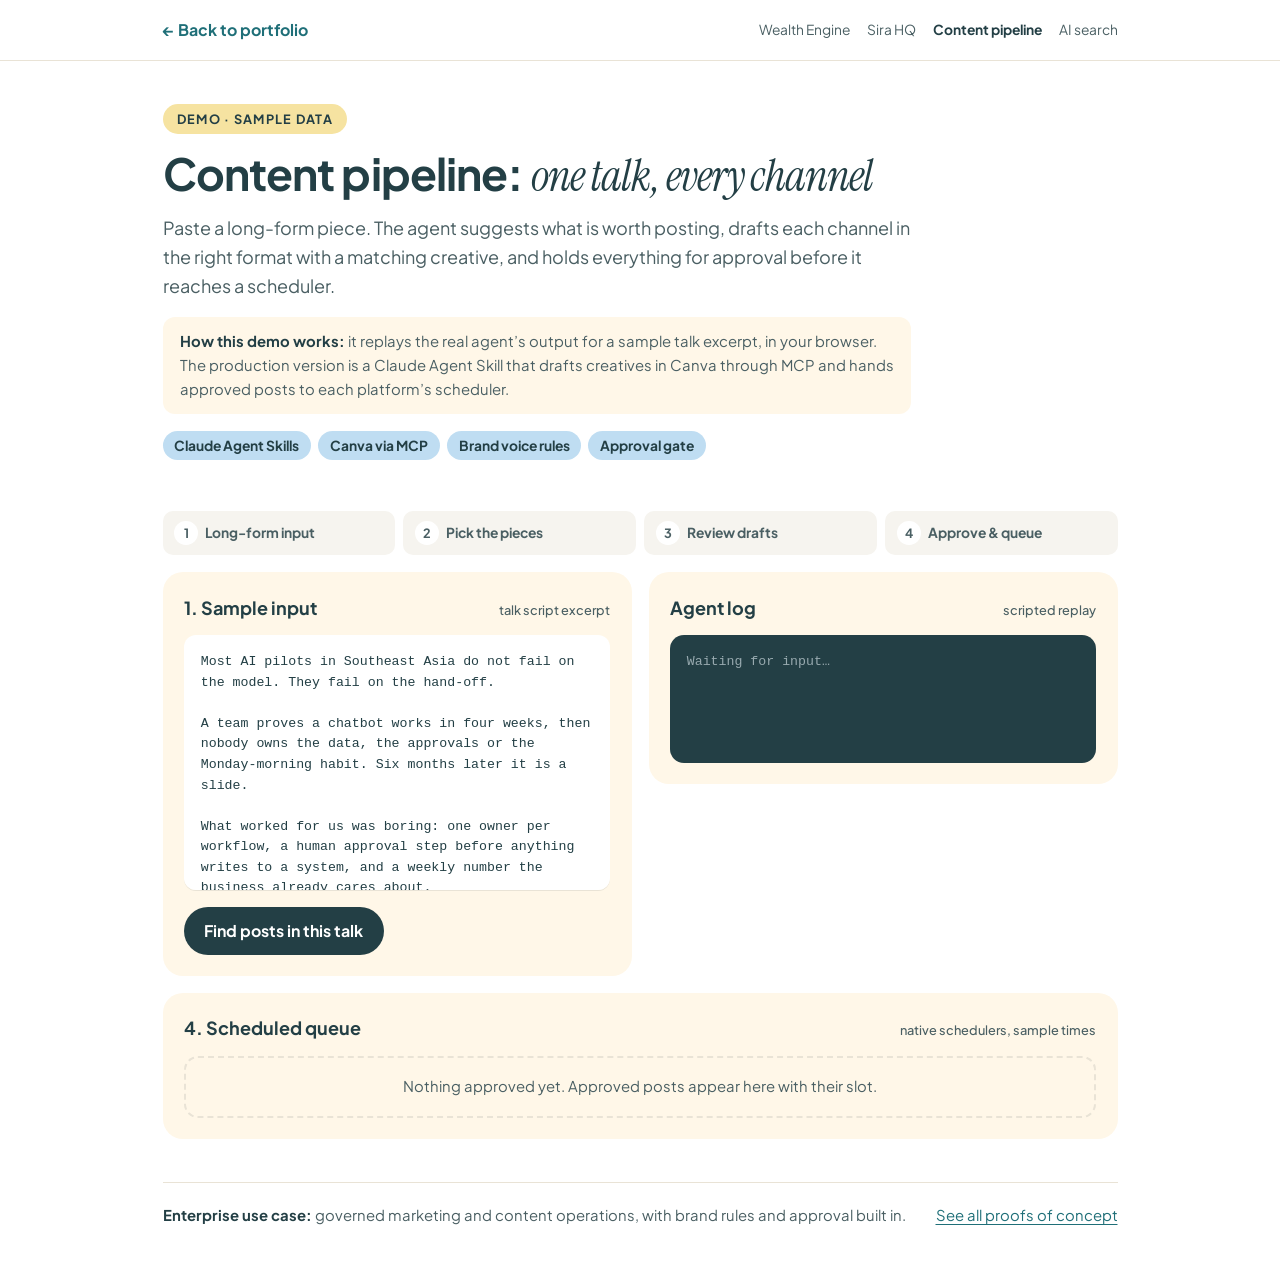
<file: demos/content-pipeline/index.html>
<!DOCTYPE html>
<html lang="en">
<head>
<meta charset="UTF-8">
<meta name="viewport" content="width=device-width, initial-scale=1.0">
<title>Content Pipeline Demo</title>
<meta name="description" content="Interactive demo with sample data: an agent turns one talk script into channel-ready posts and creatives, with approval before scheduling.">
<link rel="icon" href="/favicon.svg" type="image/svg+xml">
<link rel="stylesheet" href="https://fonts.googleapis.com/css2?family=Instrument+Serif:ital@1&family=Plus+Jakarta+Sans:wght@400;500;700;800&display=swap">
<link rel="stylesheet" href="../demo.css">
<style>
.pieces{display:grid;gap:.6rem}
.piece{display:flex;gap:.75rem;align-items:flex-start;background:#fff;border-radius:14px;padding:.85rem 1rem;cursor:pointer}
.piece input{margin-top:.3rem;flex:none;width:1.05rem;height:1.05rem}
.piece b{display:block;font-size:.9375rem}
.piece span.s{font-size:.8125rem;color:var(--text2)}
.drafts{display:grid;grid-template-columns:repeat(3,minmax(0,1fr));gap:.75rem}
@media (max-width:52rem){.drafts{grid-template-columns:minmax(0,1fr)}}
.draft{background:#fff;border-radius:14px;padding:.9rem;display:flex;flex-direction:column;gap:.6rem;min-width:0}
.draft h3{font-size:.875rem;display:flex;justify-content:space-between;gap:.5rem;align-items:center}
.draft textarea{width:100%;min-height:8.5rem;border:1px solid var(--hair);border-radius:10px;padding:.55rem .6rem;font-size:.84rem;line-height:1.5;resize:vertical}
.tile{border-radius:12px;aspect-ratio:4/5;padding:1rem;display:flex;flex-direction:column;justify-content:space-between;color:var(--ink);font-weight:800;line-height:1.15;font-size:1.05rem;max-height:14rem}
.tile.wide{aspect-ratio:1.91/1}
.tile small{font-weight:700;font-size:.7rem;letter-spacing:.1em;text-transform:uppercase}
.tile em{font-family:var(--serif);font-weight:400;font-size:1.25rem}
.q{display:grid;gap:.5rem}
.q .card h3{font-size:.875rem}
</style>
</head>
<body>
<header class="top"><div class="wrap">
  <a class="back" href="/portfolio/#pocs">Back to portfolio</a>
  <nav class="others" aria-label="Other demos"><a href="../wealth-engine/">Wealth Engine</a><a href="../sira-hq/">Sira HQ</a><a href="../content-pipeline/" aria-current="page">Content pipeline</a><a href="../kiren-ai-search/">AI search</a></nav>
</div></header>

<main class="wrap">
  <section class="hero">
    <span class="badge">Demo &middot; sample data</span>
    <h1>Content pipeline: <em>one talk, every channel</em></h1>
    <p class="lede">Paste a long-form piece. The agent suggests what is worth posting, drafts each channel in the right format with a matching creative, and holds everything for approval before it reaches a scheduler.</p>
    <p class="note"><b>How this demo works:</b> it replays the real agent&rsquo;s output for a sample talk excerpt, in your browser. The production version is a Claude Agent Skill that drafts creatives in Canva through MCP and hands approved posts to each platform&rsquo;s scheduler.</p>
    <div class="stack"><span class="chip">Claude Agent Skills</span><span class="chip">Canva via MCP</span><span class="chip">Brand voice rules</span><span class="chip">Approval gate</span></div>
  </section>

  <ol class="steps" id="steps"><li>Long-form input</li><li>Pick the pieces</li><li>Review drafts</li><li>Approve &amp; queue</li></ol>

  <div class="grid">
    <section class="panel" aria-labelledby="h-in">
      <h2 id="h-in">1. Sample input <small>talk script excerpt</small></h2>
      <div class="doc" style="max-height:15rem;overflow:auto">Most AI pilots in Southeast Asia do not fail on the model. They fail on the hand-off.

A team proves a chatbot works in four weeks, then nobody owns the data, the approvals or the Monday-morning habit. Six months later it is a slide.

What worked for us was boring: one owner per workflow, a human approval step before anything writes to a system, and a weekly number the business already cares about.

In my own businesses I run agents the same way. They draft, I approve. They never touch money or customers without me. That rule is why I trust them with more every month.

The question I ask every client now is not "which model?" It is "who approves, and what number moves?"</div>
      <div class="btns"><button class="btn" id="run" type="button">Find posts in this talk</button></div>
    </section>

    <section class="panel" aria-labelledby="h-log">
      <h2 id="h-log">Agent log <small>scripted replay</small></h2>
      <div class="log" id="log" role="log" aria-live="polite"></div>
    </section>

    <section class="panel full" aria-labelledby="h-p" id="pickP" hidden>
      <h2 id="h-p">2. Pieces worth posting <small>tick the ones to draft</small></h2>
      <div class="pieces" id="pieces"></div>
      <div class="btns"><button class="btn" id="draft" type="button">Draft selected pieces</button></div>
    </section>

    <section class="panel full" aria-labelledby="h-d" id="draftP" hidden>
      <h2 id="h-d">3. Drafts <small>edit the copy, then approve</small></h2>
      <div id="drafts"></div>
      <div class="btns"><button class="btn ok" id="approve" type="button">Approve and send to schedulers</button><button class="btn second" id="redo" type="button">Back to pieces</button></div>
    </section>

    <section class="panel full" aria-labelledby="h-q">
      <h2 id="h-q">4. Scheduled queue <small>native schedulers, sample times</small></h2>
      <div class="q" id="queue"><p class="empty">Nothing approved yet. Approved posts appear here with their slot.</p></div>
    </section>
  </div>

  <footer class="foot"><span><b>Enterprise use case:</b> governed marketing and content operations, with brand rules and approval built in.</span><a href="/portfolio/#pocs">See all proofs of concept</a></footer>
</main>

<script src="../demo.js"></script>
<script>
(function () {
  var D = window.Demo, $ = function (id) { return document.getElementById(id); };
  var PIECES = [
    { id: 'handoff', title: 'AI pilots fail on the hand-off, not the model', pillar: 'Engineering Mindset', hook: 'Most AI pilots in SEA don’t fail on the model.', color: '#BFDDF2',
      li: 'Most AI pilots in Southeast Asia don’t fail on the model.\n\nThey fail on the hand-off: nobody owns the data, the approvals or the Monday habit.\n\nThree boring fixes that work:\n1. One owner per workflow\n2. A human approval step before anything writes to a system\n3. One weekly number the business already cares about\n\nWhat killed your last pilot?',
      ig: 'AI pilots don’t die on the model. They die on the hand-off. ↓\nSave this for your next rollout.\n#AIadoption #SoutheastAsia',
      x: 'Most AI pilots don’t fail on the model. They fail on the hand-off: no owner, no approval step, no number that moves.' },
    { id: 'rule', title: 'My one rule for trusting agents', pillar: 'Engineering Mindset', hook: 'They draft, I approve.', color: '#F6E3A1',
      li: 'I run AI agents across my own businesses. One rule makes that safe:\n\nThey draft. I approve.\n\nNo agent touches money or customers without me. That single rule is why I trust them with more every month.\n\nAutonomy is earned, not configured.',
      ig: 'They draft. I approve. The one rule that lets me trust AI agents with real work.\n#AIagents #HumanInTheLoop',
      x: 'My rule for AI agents: they draft, I approve. Nothing touches money or customers without me. Autonomy is earned, not configured.' },
    { id: 'question', title: 'The question I ask every client', pillar: 'Engineering Mindset', hook: 'Not “which model?”', color: '#BFE3CF',
      li: 'The question I ask every client about AI is not “which model?”\n\nIt’s: who approves, and what number moves?\n\nIf you can’t answer both, you don’t have a use case yet. You have a demo.',
      ig: 'Not “which model?” but “who approves, and what number moves?”\n#AIstrategy',
      x: 'Before “which model?” ask: who approves, and what number moves? No answer = a demo, not a use case.' }
  ];
  var SLOTS = { li: 'Tue 08:30 · LinkedIn', ig: 'Wed 19:00 · Instagram', x: 'Thu 12:15 · X' };
  var chosen = [];

  $('run').addEventListener('click', async function () {
    this.disabled = true; $('log').innerHTML = ''; $('pickP').hidden = true; $('draftP').hidden = true; D.step($('steps'), 1);
    await D.log($('log'), [['t', '[read]', '5 paragraphs, ~140 words'], ['k', '[voice]', 'brand rules loaded: plain words, results first, no hype'], ['k', '[score]', '3 standalone ideas found, ranked by hook strength'], ['g', '[suggest]', 'pick the pieces to draft']]);
    $('pieces').innerHTML = PIECES.map(function (p, i) { return '<label class="piece"><input type="checkbox" value="' + i + '"' + (i < 2 ? ' checked' : '') + '><span><b>' + D.esc(p.title) + '</b><span class="s">Hook: ' + D.esc(p.hook) + ' &middot; Pillar: ' + p.pillar + '</span></span></label>'; }).join('');
    $('pickP').hidden = false; D.step($('steps'), 2); this.disabled = false;
    $('pickP').scrollIntoView({ behavior: 'smooth', block: 'nearest' });
  });

  function tile(p, wide) { return '<div class="tile' + (wide ? ' wide' : '') + '" style="background:' + p.color + '"><small>@siraptn</small><span>' + D.esc(p.hook) + '<br><em>' + D.esc(p.title.split(' ').slice(-3).join(' ')) + '</em></span><small>Swipe →</small></div>'; }

  $('draft').addEventListener('click', async function () {
    chosen = Array.prototype.map.call($('pieces').querySelectorAll('input:checked'), function (x) { return PIECES[+x.value]; });
    if (!chosen.length) { await D.log($('log'), [['w', '[draft]', 'tick at least one piece']]); return; }
    this.disabled = true;
    await D.log($('log'), [['t', '[draft]', chosen.length + ' piece(s) × 3 channels'], ['t', '[canva]', 'creatives generated from brand template (sample render)'], ['g', '[hold]', 'drafts held for approval']], 350);
    $('drafts').innerHTML = chosen.map(function (p, pi) {
      return '<div class="card" style="background:transparent;padding:0;margin-bottom:1rem"><h3 style="margin-bottom:.5rem">' + D.esc(p.title) + '</h3><div class="drafts">' +
        [['li', 'LinkedIn', 'tag'], ['ig', 'Instagram', 'tag b'], ['x', 'X', 'tag m']].map(function (c) {
          return '<div class="draft"><h3>' + c[1] + '<span class="' + c[2] + '">' + SLOTS[c[0]].split(' · ')[0] + '</span></h3>' + (c[0] !== 'x' ? tile(p, c[0] === 'li') : '') + '<textarea data-p="' + pi + '" data-c="' + c[0] + '" aria-label="' + c[1] + ' draft">' + D.esc(p[c[0]]) + '</textarea></div>';
        }).join('') + '</div></div>';
    }).join('');
    $('draftP').hidden = false; D.step($('steps'), 3); this.disabled = false;
    $('draftP').scrollIntoView({ behavior: 'smooth', block: 'nearest' });
  });

  $('redo').addEventListener('click', function () { $('draftP').hidden = true; D.step($('steps'), 2); });

  $('approve').addEventListener('click', async function () {
    var items = Array.prototype.map.call($('drafts').querySelectorAll('textarea'), function (t) { return { p: chosen[+t.dataset.p], c: t.dataset.c, text: t.value }; });
    $('draftP').hidden = true;
    await D.log($('log'), [['t', '[schedule]', items.length + ' posts handed to native schedulers'], ['g', '[done]', 'queue updated']], 300);
    var q = $('queue'); if (q.querySelector('.empty')) q.innerHTML = '';
    items.forEach(function (it) { var el = document.createElement('div'); el.className = 'card'; el.innerHTML = '<h3>' + D.esc(it.p.title) + '<span class="tag m">' + SLOTS[it.c] + '</span></h3><p>' + D.esc(it.text.split('\n')[0]) + '</p>'; q.appendChild(el); });
    D.step($('steps'), 4);
  });
})();
</script>
</body>
</html>
</file>
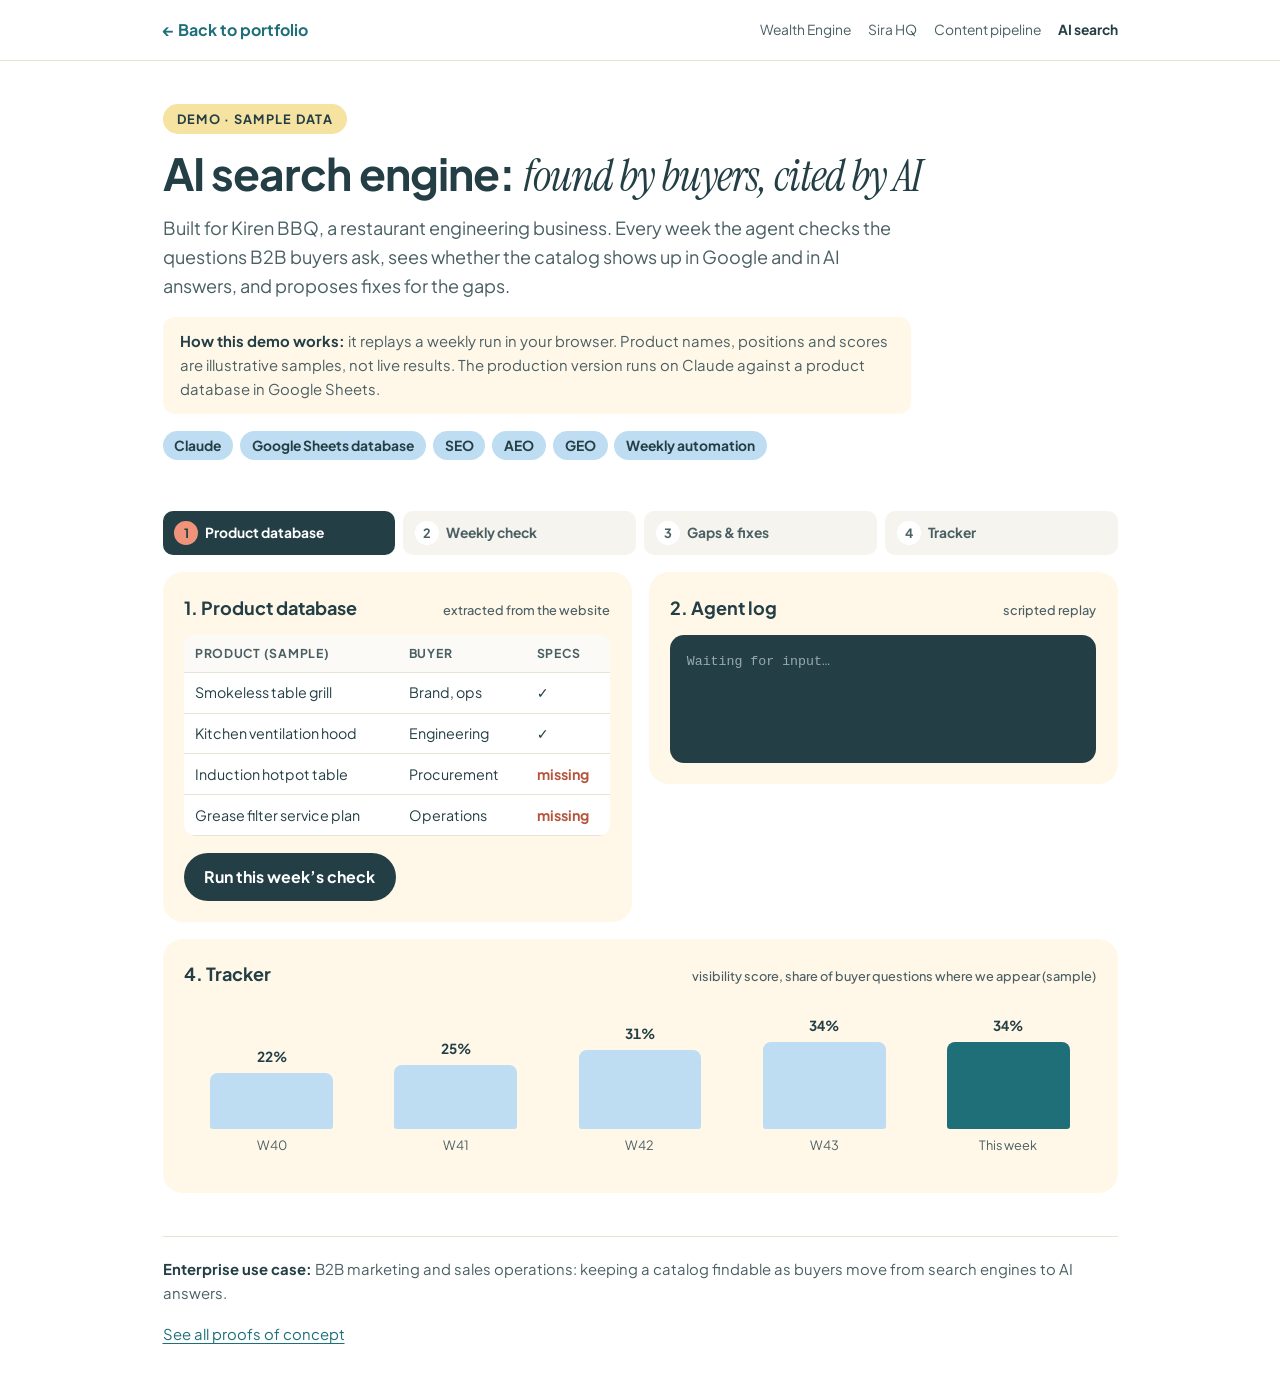
<file: demos/kiren-ai-search/index.html>
<!DOCTYPE html>
<html lang="en">
<head>
<meta charset="UTF-8">
<meta name="viewport" content="width=device-width, initial-scale=1.0">
<title>AI Search Engine Demo</title>
<meta name="description" content="Interactive demo with sample data: a weekly agent checks whether a B2B catalog shows up in Google and AI answers, finds gaps and proposes fixes.">
<link rel="icon" href="/favicon.svg" type="image/svg+xml">
<link rel="stylesheet" href="https://fonts.googleapis.com/css2?family=Instrument+Serif:ital@1&family=Plus+Jakarta+Sans:wght@400;500;700;800&display=swap">
<link rel="stylesheet" href="../demo.css">
<style>
.yes{color:#1F6F78;font-weight:700}.no{color:#B4553C;font-weight:700}
.fix{display:flex;gap:.75rem;align-items:flex-start;background:#fff;border-radius:14px;padding:.85rem 1rem;cursor:pointer}
.fix + .fix{margin-top:.5rem}
.fix input{margin-top:.3rem;flex:none;width:1.05rem;height:1.05rem}
.fix b{display:block;font-size:.9375rem}
.fix span.s{font-size:.8125rem;color:var(--text2)}
.trend{display:grid;grid-template-columns:repeat(5,minmax(0,1fr));gap:.5rem;align-items:end;height:9rem;margin-top:.5rem}
.trend div{display:flex;flex-direction:column;align-items:center;justify-content:flex-end;gap:.3rem;height:100%;font-size:.75rem;color:var(--text2)}
.trend i{display:block;width:70%;border-radius:8px 8px 3px 3px;background:var(--accent);transition:height .6s ease}
.trend div.now i{background:var(--label)}
.trend b{font-size:.8125rem;color:var(--ink);font-variant-numeric:tabular-nums}
</style>
</head>
<body>
<header class="top"><div class="wrap">
  <a class="back" href="/portfolio/#pocs">Back to portfolio</a>
  <nav class="others" aria-label="Other demos"><a href="../wealth-engine/">Wealth Engine</a><a href="../sira-hq/">Sira HQ</a><a href="../content-pipeline/">Content pipeline</a><a href="../kiren-ai-search/" aria-current="page">AI search</a></nav>
</div></header>

<main class="wrap">
  <section class="hero">
    <span class="badge">Demo &middot; sample data</span>
    <h1>AI search engine: <em>found by buyers, cited by AI</em></h1>
    <p class="lede">Built for Kiren BBQ, a restaurant engineering business. Every week the agent checks the questions B2B buyers ask, sees whether the catalog shows up in Google and in AI answers, and proposes fixes for the gaps.</p>
    <p class="note"><b>How this demo works:</b> it replays a weekly run in your browser. Product names, positions and scores are illustrative samples, not live results. The production version runs on Claude against a product database in Google Sheets.</p>
    <div class="stack"><span class="chip">Claude</span><span class="chip">Google Sheets database</span><span class="chip">SEO</span><span class="chip">AEO</span><span class="chip">GEO</span><span class="chip">Weekly automation</span></div>
  </section>

  <ol class="steps" id="steps"><li>Product database</li><li>Weekly check</li><li>Gaps &amp; fixes</li><li>Tracker</li></ol>

  <div class="grid">
    <section class="panel" aria-labelledby="h-db">
      <h2 id="h-db">1. Product database <small>extracted from the website</small></h2>
      <div class="tbl-wrap"><table>
        <thead><tr><th>Product (sample)</th><th>Buyer</th><th>Specs</th></tr></thead>
        <tbody>
          <tr><td>Smokeless table grill</td><td>Brand, ops</td><td>&#x2713;</td></tr>
          <tr><td>Kitchen ventilation hood</td><td>Engineering</td><td>&#x2713;</td></tr>
          <tr><td>Induction hotpot table</td><td>Procurement</td><td class="no">missing</td></tr>
          <tr><td>Grease filter service plan</td><td>Operations</td><td class="no">missing</td></tr>
        </tbody>
      </table></div>
      <div class="btns"><button class="btn" id="run" type="button">Run this week&rsquo;s check</button></div>
    </section>

    <section class="panel" aria-labelledby="h-log">
      <h2 id="h-log">2. Agent log <small>scripted replay</small></h2>
      <div class="log" id="log" role="log" aria-live="polite"></div>
    </section>

    <section class="panel full" aria-labelledby="h-res" id="results" hidden>
      <h2 id="h-res">Visibility this week <small>sample positions</small></h2>
      <div class="tbl-wrap"><table>
        <thead><tr><th>Buyer question</th><th>Who asks</th><th class="n">Google</th><th>In AI answers</th><th>Gap</th></tr></thead>
        <tbody id="vis"></tbody>
      </table></div>
    </section>

    <section class="panel full" aria-labelledby="h-fix" id="fixes" hidden>
      <h2 id="h-fix">3. Proposed fixes <small>tick what to ship this week</small></h2>
      <div id="fixList"></div>
      <div class="btns"><button class="btn ok" id="approve" type="button">Approve and add to tracker</button></div>
    </section>

    <section class="panel full" aria-labelledby="h-tr">
      <h2 id="h-tr">4. Tracker <small>visibility score, share of buyer questions where we appear (sample)</small></h2>
      <div class="trend" id="trend"></div>
      <div id="shipped" style="margin-top:1rem"></div>
    </section>
  </div>

  <footer class="foot"><span><b>Enterprise use case:</b> B2B marketing and sales operations: keeping a catalog findable as buyers move from search engines to AI answers.</span><a href="/portfolio/#pocs">See all proofs of concept</a></footer>
</main>

<script src="../demo.js"></script>
<script>
(function () {
  var D = window.Demo, $ = function (id) { return document.getElementById(id); };
  var VIS = [
    ['smokeless grill for Korean BBQ restaurant', 'Brand manager', 4, true, ''],
    ['restaurant kitchen hood installation Bangkok', 'Engineer', 7, false, 'Not cited by AI answers'],
    ['induction hotpot table supplier for restaurant chain', 'Procurement', 18, false, 'No spec page to cite'],
    ['how often to clean restaurant grease filters', 'Operations', 0, false, 'No answer page']
  ];
  var FIXES = [
    { t: 'Add a spec table and FAQ to the induction hotpot table page', s: 'Gives AI answers a citable source for the procurement question', gain: 8 },
    { t: 'Publish a hood installation case study for a restaurant chain', s: 'Proof content for the engineer question; add structured data', gain: 7 },
    { t: 'Write a grease filter maintenance guide that links to the service plan', s: 'Answers an operations question nobody in the category answers well', gain: 6 }
  ];
  var weeks = [['W40', 22], ['W41', 25], ['W42', 31], ['W43', 34], ['This week', 34]];

  function renderTrend() {
    var max = 60;
    $('trend').innerHTML = weeks.map(function (w, i) { return '<div' + (i === weeks.length - 1 ? ' class="now"' : '') + '><b>' + w[1] + '%</b><i style="height:' + (w[1] / max * 100).toFixed(0) + '%"></i><span>' + w[0] + '</span></div>'; }).join('');
  }

  $('run').addEventListener('click', async function () {
    this.disabled = true; $('log').innerHTML = ''; $('results').hidden = true; $('fixes').hidden = true; D.step($('steps'), 2);
    await D.log($('log'), [['t', '[db]', 'catalog loaded from Google Sheets, 2 products missing specs'], ['t', '[queries]', '4 buyer questions for procurement, engineering, brand and ops'], ['k', '[google]', 'checking positions (sample)'], ['k', '[ai answers]', 'checking whether answers cite the site (sample)'], ['w', '[gaps]', '3 of 4 questions have no AI citation'], ['g', '[propose]', '3 fixes ranked by expected gain']]);
    $('vis').innerHTML = VIS.map(function (v) { return '<tr' + (v[4] ? ' class="flag"' : '') + '><td>' + D.esc(v[0]) + '</td><td>' + v[1] + '</td><td class="n">' + (v[2] ? '#' + v[2] : '—') + '</td><td class="' + (v[3] ? 'yes">Cited' : 'no">Not cited') + '</td><td>' + (v[4] || '—') + '</td></tr>'; }).join('');
    $('fixList').innerHTML = FIXES.map(function (f, i) { return '<label class="fix"><input type="checkbox" value="' + i + '" checked><span><b>' + D.esc(f.t) + '</b><span class="s">' + D.esc(f.s) + '</span></span></label>'; }).join('');
    $('results').hidden = false; $('fixes').hidden = false; D.step($('steps'), 3); this.disabled = false;
    $('results').scrollIntoView({ behavior: 'smooth', block: 'nearest' });
  });

  $('approve').addEventListener('click', async function () {
    var picked = Array.prototype.map.call($('fixList').querySelectorAll('input:checked'), function (x) { return FIXES[+x.value]; });
    $('fixes').hidden = true;
    if (!picked.length) { await D.log($('log'), [['w', '[skip]', 'no fixes approved this week']]); return; }
    var gain = picked.reduce(function (a, f) { return a + f.gain; }, 0);
    await D.log($('log'), [['t', '[tracker]', picked.length + ' fix(es) added to the playbook tracker'], ['g', '[forecast]', 'if shipped, visibility could reach ~' + (34 + gain) + '% (sample estimate)']], 320);
    weeks[weeks.length - 1] = ['Next week', 34 + gain]; renderTrend();
    $('shipped').innerHTML = picked.map(function (f) { return '<div class="card"><h3>' + D.esc(f.t) + '<span class="tag b">This week</span></h3><p>' + D.esc(f.s) + '</p></div>'; }).join('');
    D.step($('steps'), 4);
  });

  renderTrend(); D.step($('steps'), 1);
})();
</script>
</body>
</html>
</file>
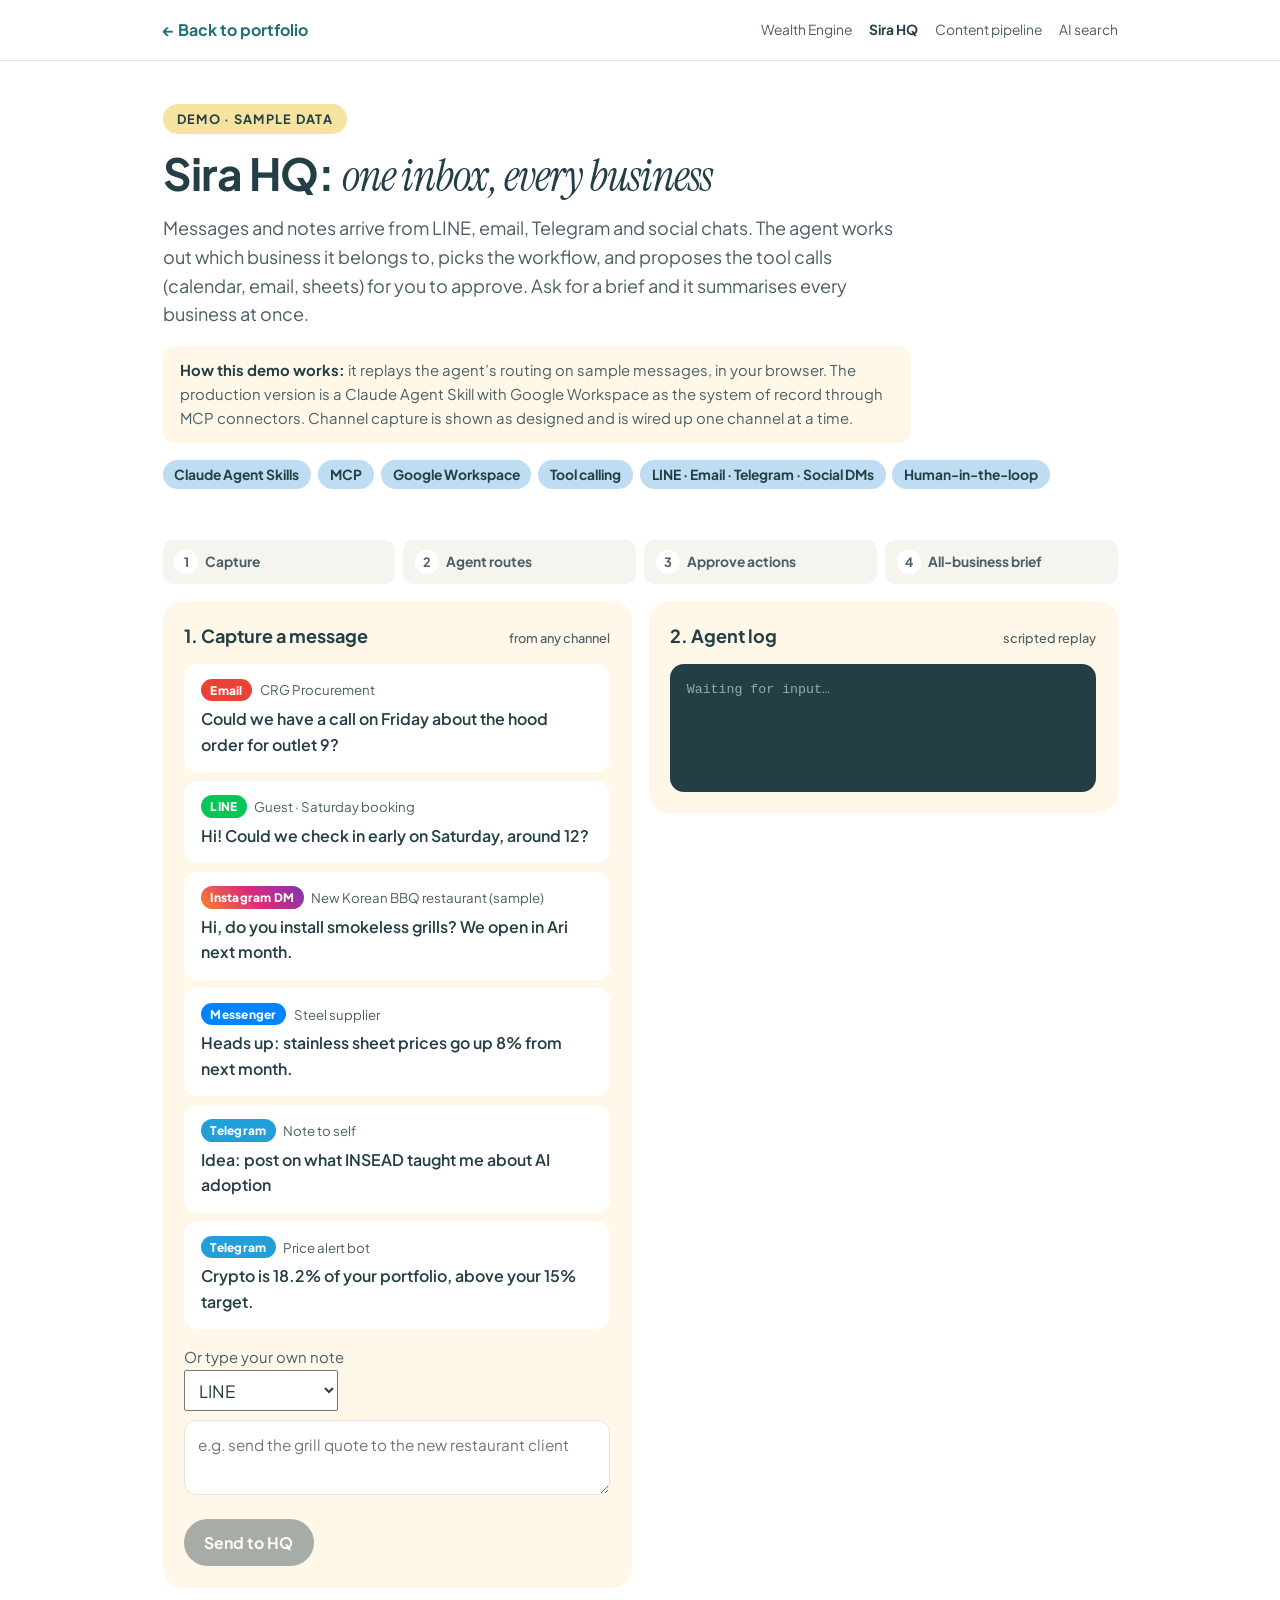
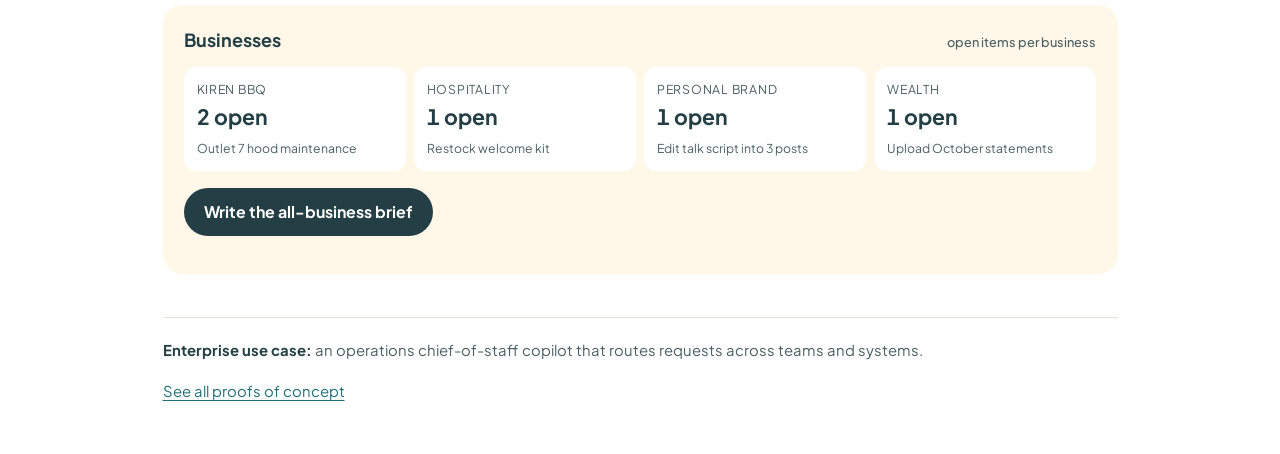
<file: demos/sira-hq/index.html>
<!DOCTYPE html>
<html lang="en">
<head>
<meta charset="UTF-8">
<meta name="viewport" content="width=device-width, initial-scale=1.0">
<title>Sira HQ Demo</title>
<meta name="description" content="Interactive demo with sample data: one agent routes captures across several businesses, proposes tool calls through MCP, and writes an all-business brief.">
<link rel="icon" href="/favicon.svg" type="image/svg+xml">
<link rel="stylesheet" href="https://fonts.googleapis.com/css2?family=Instrument+Serif:ital@1&family=Plus+Jakarta+Sans:wght@400;500;700;800&display=swap">
<link rel="stylesheet" href="../demo.css">
<style>
.from{display:flex;flex-wrap:wrap;align-items:center;gap:.45rem;font-size:.78rem;color:var(--text2);margin-bottom:.3rem}
.chan{display:inline-flex;border-radius:999px;padding:.1rem .55rem;font-size:.7rem;font-weight:800;letter-spacing:.02em;color:#fff;white-space:nowrap}
.choice b{font-weight:600}
</style>
</head>
<body>
<header class="top"><div class="wrap">
  <a class="back" href="/portfolio/#pocs">Back to portfolio</a>
  <nav class="others" aria-label="Other demos"><a href="../wealth-engine/">Wealth Engine</a><a href="../sira-hq/" aria-current="page">Sira HQ</a><a href="../content-pipeline/">Content pipeline</a><a href="../kiren-ai-search/">AI search</a></nav>
</div></header>

<main class="wrap">
  <section class="hero">
    <span class="badge">Demo &middot; sample data</span>
    <h1>Sira HQ: <em>one inbox, every business</em></h1>
    <p class="lede">Messages and notes arrive from LINE, email, Telegram and social chats. The agent works out which business it belongs to, picks the workflow, and proposes the tool calls (calendar, email, sheets) for you to approve. Ask for a brief and it summarises every business at once.</p>
    <p class="note"><b>How this demo works:</b> it replays the agent&rsquo;s routing on sample messages, in your browser. The production version is a Claude Agent Skill with Google Workspace as the system of record through MCP connectors. Channel capture is shown as designed and is wired up one channel at a time.</p>
    <div class="stack"><span class="chip">Claude Agent Skills</span><span class="chip">MCP</span><span class="chip">Google Workspace</span><span class="chip">Tool calling</span><span class="chip">LINE &middot; Email &middot; Telegram &middot; Social DMs</span><span class="chip">Human-in-the-loop</span></div>
  </section>

  <ol class="steps" id="steps"><li>Capture</li><li>Agent routes</li><li>Approve actions</li><li>All-business brief</li></ol>

  <div class="grid">
    <section class="panel" aria-labelledby="h-in">
      <h2 id="h-in">1. Capture a message <small>from any channel</small></h2>
      <div class="choices" id="choices"></div>
      <p class="muted" style="margin-top:1rem">Or type your own note</p>
      <label class="sr" for="chan">Channel</label>
      <select class="in" id="chan" style="min-height:0;margin-bottom:.5rem;padding:.45rem .6rem"><option value="line">LINE</option><option value="email">Email</option><option value="telegram">Telegram</option><option value="ig">Instagram DM</option><option value="fb">Messenger</option><option value="wa">WhatsApp</option></select>
      <label class="sr" for="free">Note</label>
      <textarea class="in" id="free" placeholder="e.g. send the grill quote to the new restaurant client" style="min-height:4rem"></textarea>
      <div class="btns"><button class="btn" id="run" type="button" disabled>Send to HQ</button></div>
    </section>

    <section class="panel" aria-labelledby="h-log">
      <h2 id="h-log">2. Agent log <small>scripted replay</small></h2>
      <div class="log" id="log" role="log" aria-live="polite"></div>
    </section>

    <section class="panel full" aria-labelledby="h-act" id="review" hidden>
      <h2 id="h-act">3. Proposed actions <small>nothing runs until you approve</small></h2>
      <div id="route"></div>
      <div class="btns"><button class="btn ok" id="approve" type="button">Approve and run</button><button class="btn second" id="reject" type="button">Discard</button></div>
    </section>

    <section class="panel full" aria-labelledby="h-board">
      <h2 id="h-board">Businesses <small>open items per business</small></h2>
      <div class="kpis" id="board" style="grid-template-columns:repeat(auto-fit,minmax(11rem,1fr))"></div>
      <div class="btns"><button class="btn" id="brief" type="button">Write the all-business brief</button></div>
      <div id="briefOut" style="margin-top:1rem"></div>
    </section>
  </div>

  <footer class="foot"><span><b>Enterprise use case:</b> an operations chief-of-staff copilot that routes requests across teams and systems.</span><a href="/portfolio/#pocs">See all proofs of concept</a></footer>
</main>

<script src="../demo.js"></script>
<script>
(function () {
  var D = window.Demo, $ = function (id) { return document.getElementById(id); };
  var BIZ = {
    kiren: { name: 'Kiren BBQ', tag: 'b', open: ['Quote for a new hotpot chain', 'Outlet 7 hood maintenance'] },
    stay: { name: 'Hospitality', tag: 'm', open: ['Restock welcome kit'] },
    brand: { name: 'Personal brand', tag: 'p', open: ['Edit talk script into 3 posts'] },
    wealth: { name: 'Wealth', tag: '', open: ['Upload October statements'] }
  };
  var CH = {
    line: { name: 'LINE', bg: '#06C755', reply: ['LINE', 'reply_message'] },
    email: { name: 'Email', bg: '#EA4335', reply: ['Gmail', 'create_draft'] },
    telegram: { name: 'Telegram', bg: '#229ED9', reply: ['Telegram', 'send_message'] },
    ig: { name: 'Instagram DM', bg: 'linear-gradient(45deg,#F58529,#DD2A7B,#8134AF)', reply: ['Instagram', 'reply_dm'] },
    fb: { name: 'Messenger', bg: '#0084FF', reply: ['Messenger', 'reply_message'] },
    wa: { name: 'WhatsApp', bg: '#1DA851', reply: ['WhatsApp', 'reply_message'] }
  };
  var NOTES = [
    { ch: 'email', from: 'CRG Procurement', text: 'Could we have a call on Friday about the hood order for outlet 9?', biz: 'kiren', flow: 'Key account follow-up', todo: 'Call CRG procurement re outlet 9 hood (Fri)',
      calls: [['Google Calendar', 'create_event', 'Fri 10:00 · "Call CRG procurement: outlet 9 hood"'], ['Google Sheets', 'append_values', 'Kiren Pipeline!A:F → CRG · outlet 9 · hood · call Fri'], ['Gmail', 'create_draft', 'Reply in thread: Friday 10:00 works, agenda attached']] },
    { ch: 'line', from: 'Guest · Saturday booking', text: 'Hi! Could we check in early on Saturday, around 12?', biz: 'stay', flow: 'Guest operations', todo: 'Early check-in for Saturday guest',
      calls: [['LINE', 'reply_message', 'Draft reply: early check-in from 12:00 is fine'], ['Google Calendar', 'update_event', 'Sat cleaner moved 13:00 → 10:30'], ['Google Sheets', 'update_values', 'Bookings!G14 → "early check-in 12:00"']] },
    { ch: 'ig', from: 'New Korean BBQ restaurant (sample)', text: 'Hi, do you install smokeless grills? We open in Ari next month.', biz: 'kiren', flow: 'New lead', todo: 'New lead: smokeless grills for a Korean BBQ opening',
      calls: [['Google Sheets', 'append_values', 'Kiren Pipeline!A:F → new lead · Ari · smokeless grills · source IG'], ['Instagram', 'reply_dm', 'Draft reply: yes, catalog attached; can we visit the site?'], ['Google Calendar', 'create_event', 'Propose site visit Tue 14:00']] },
    { ch: 'fb', from: 'Steel supplier', text: 'Heads up: stainless sheet prices go up 8% from next month.', biz: 'kiren', flow: 'Procurement & costing', todo: 'Re-price open quotes for +8% stainless',
      calls: [['Google Sheets', 'update_values', 'Costing!C4 → stainless +8% from next month'], ['Google Sheets', 'get_values', 'Kiren Pipeline → 3 open quotes affected'], ['Google Calendar', 'create_event', 'Thu 15:00 · "Re-price open quotes"']] },
    { ch: 'telegram', from: 'Note to self', text: 'Idea: post on what INSEAD taught me about AI adoption', biz: 'brand', flow: 'Content backlog', todo: 'Draft: what INSEAD taught me about AI adoption',
      calls: [['Google Sheets', 'append_values', 'Content Backlog!A:E → idea · pillar: Engineering Mindset · status: raw'], ['Skill', 'content-pipeline', 'offer to turn it into LinkedIn + IG drafts']] },
    { ch: 'telegram', from: 'Price alert bot', text: 'Crypto is 18.2% of your portfolio, above your 15% target.', biz: 'wealth', flow: 'Portfolio review', todo: 'Review crypto rebalance (above 15% target)',
      calls: [['Google Sheets', 'get_values', 'Allocation!A1:D8 → crypto 18.2% vs 15% target'], ['Google Calendar', 'create_event', 'Sun 09:00 · "Rebalance review"'], ['Policy', 'no trade', 'the agent never places trades; execution stays manual']] }
  ];
  function badge(ch) { var c = CH[ch]; return '<span class="chan" style="background:' + c.bg + '">' + c.name + '</span>'; }
  $('choices').innerHTML = NOTES.map(function (n, i) {
    return '<button class="choice" type="button" data-k="' + i + '" aria-pressed="false"><span><span class="from">' + badge(n.ch) + '<span>' + D.esc(n.from) + '</span></span><b>' + D.esc(n.text) + '</b></span></button>';
  }).join('');
  var KEYS = [['kiren', /kiren|bbq|grill|hood|crg|restaurant|kitchen|quote|outlet/i], ['stay', /guest|airbnb|check-?in|clean|booking|condo|stay/i], ['brand', /post|content|linkedin|instagram|tiktok|talk|script|idea/i], ['wealth', /crypto|stock|trade|rebalanc|portfolio|statement|invest|gold/i]];

  var current = null;
  function freeNote(t) {
    var biz = 'brand'; for (var i = 0; i < KEYS.length; i++) if (KEYS[i][1].test(t)) { biz = KEYS[i][0]; break; }
    var flows = { kiren: 'Sales follow-up', stay: 'Guest operations', brand: 'Content backlog', wealth: 'Portfolio review' };
    var ch = $('chan').value;
    return { ch: ch, from: 'You', text: t, biz: biz, flow: flows[biz], todo: t.length > 60 ? t.slice(0, 57) + '…' : t, guessed: true,
      calls: [['Google Sheets', 'append_values', BIZ[biz].name + ' To-dos!A:C → "' + (t.length > 40 ? t.slice(0, 37) + '…' : t) + '"'], ['Google Calendar', 'create_event', 'next free slot · 30 min to action this'], [CH[ch].reply[0], CH[ch].reply[1], 'Acknowledge in the same ' + CH[ch].name + ' thread']] };
  }
  function renderBoard() {
    $('board').innerHTML = Object.keys(BIZ).map(function (k) { var b = BIZ[k]; return '<div class="kpi"><p>' + b.name + '</p><b>' + b.open.length + ' open</b><p style="text-transform:none;letter-spacing:0;margin-top:.3rem">' + D.esc(b.open[b.open.length - 1]) + '</p></div>'; }).join('');
  }

  D.choose($('choices'), function (k) { current = NOTES[+k]; $('free').value = ''; $('run').disabled = false; D.step($('steps'), 1); });
  $('free').addEventListener('input', function () {
    if (this.value.trim()) { current = null; document.querySelectorAll('.choice').forEach(function (x) { x.setAttribute('aria-pressed', 'false'); }); }
    $('run').disabled = !this.value.trim() && !document.querySelector('.choice[aria-pressed="true"]');
  });

  $('run').addEventListener('click', async function () {
    var n = current || freeNote($('free').value.trim()); if (!n.text) return;
    current = n; this.disabled = true; $('review').hidden = true; $('log').innerHTML = ''; D.step($('steps'), 2);
    await D.log($('log'), [['t', '[capture]', CH[n.ch].name + ' · ' + n.from + ': "' + n.text + '"'], ['t', '[normalise]', 'one inbox item, source ' + CH[n.ch].name + ', thread kept for replies'], ['k', '[route]', 'business = ' + BIZ[n.biz].name + (n.guessed ? ' (keyword match, please check)' : '')], ['k', '[route]', 'workflow = ' + n.flow], ['t', '[plan]', n.calls.length + ' tool calls via MCP connectors'], ['g', '[wait]', 'proposals ready, waiting for approval']]);
    $('route').innerHTML = '<div class="card"><h3>' + D.esc(n.todo) + '<span class="tag ' + BIZ[n.biz].tag + '">' + BIZ[n.biz].name + '</span></h3><p>From ' + badge(n.ch) + ' ' + D.esc(n.from) + ' · Workflow: ' + n.flow + '</p></div>' +
      '<div class="tbl-wrap" style="margin-top:.6rem"><table><thead><tr><th>Run</th><th>Connector</th><th>Tool</th><th>What it will do</th></tr></thead><tbody>' +
      n.calls.map(function (c, i) { var off = c[0] === 'Policy'; return '<tr><td>' + (off ? '—' : '<input type="checkbox" checked aria-label="Run call ' + (i + 1) + '">') + '</td><td>' + c[0] + '</td><td><code>' + c[1] + '</code></td><td>' + D.esc(c[2]) + '</td></tr>'; }).join('') + '</tbody></table></div>';
    $('review').hidden = false; D.step($('steps'), 3); this.disabled = false;
    $('review').scrollIntoView({ behavior: 'smooth', block: 'nearest' });
  });

  $('approve').addEventListener('click', async function () {
    var n = current, boxes = $('route').querySelectorAll('input[type=checkbox]'), ran = 0, lines = [];
    var runnable = n.calls.filter(function (c) { return c[0] !== 'Policy'; });
    runnable.forEach(function (c, i) { if (boxes[i] && boxes[i].checked) { ran++; lines.push(['t', '[' + c[0].toLowerCase() + ']', c[1] + ' ✓']); } });
    $('review').hidden = true;
    BIZ[n.biz].open.push(n.todo);
    lines.push(['g', '[done]', ran + ' action(s) run, to-do added to ' + BIZ[n.biz].name]);
    await D.log($('log'), lines, 300); renderBoard(); D.step($('steps'), 4);
  });
  $('reject').addEventListener('click', async function () { $('review').hidden = true; await D.log($('log'), [['w', '[discard]', 'nothing run, note kept in the inbox']]); D.step($('steps'), 1); });

  $('brief').addEventListener('click', async function () {
    this.disabled = true; D.step($('steps'), 4);
    await D.log($('log'), [['t', '[brief]', 'reading To-dos, Pipeline, Bookings, Allocation tabs'], ['g', '[brief]', 'summary ready']], 350);
    var total = 0; Object.keys(BIZ).forEach(function (k) { total += BIZ[k].open.length; });
    $('briefOut').innerHTML = '<div class="card"><h3>All-business brief<span class="tag">' + total + ' open items</span></h3><p>' +
      Object.keys(BIZ).map(function (k) { var b = BIZ[k]; return '• ' + b.name + ': ' + b.open.length + ' open. Next: ' + b.open[b.open.length - 1] + '.'; }).join('\n') +
      '\n\nSuggested focus today: the newest Kiren BBQ follow-up, since key-account items earn the most.</p></div>';
    this.disabled = false;
  });

  renderBoard();
})();
</script>
</body>
</html>
</file>
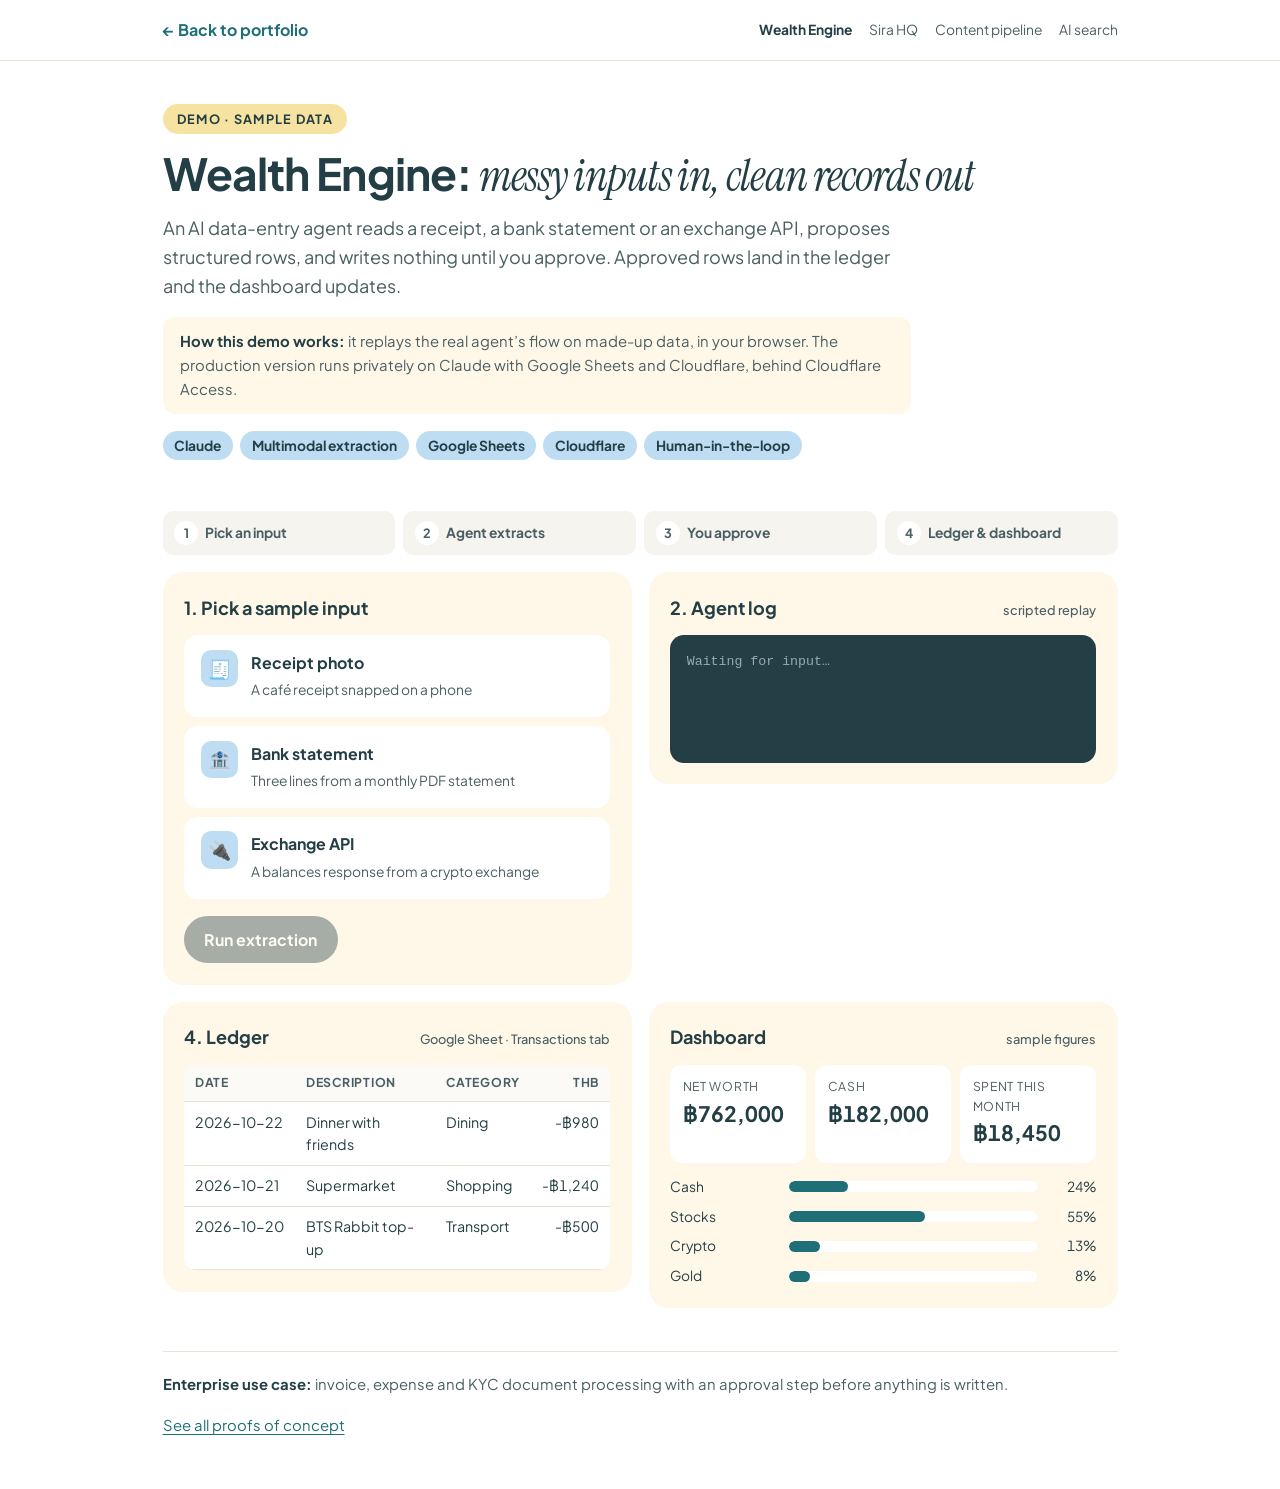
<file: demos/wealth-engine/index.html>
<!DOCTYPE html>
<html lang="en">
<head>
<meta charset="UTF-8">
<meta name="viewport" content="width=device-width, initial-scale=1.0">
<title>Wealth Engine Demo</title>
<meta name="description" content="Interactive demo with sample data: an AI data-entry agent turns receipts, statements and API data into approved records and a live dashboard.">
<link rel="icon" href="/favicon.svg" type="image/svg+xml">
<link rel="stylesheet" href="https://fonts.googleapis.com/css2?family=Instrument+Serif:ital@1&family=Plus+Jakarta+Sans:wght@400;500;700;800&display=swap">
<link rel="stylesheet" href="../demo.css">
</head>
<body>
<header class="top"><div class="wrap">
  <a class="back" href="/portfolio/#pocs">Back to portfolio</a>
  <nav class="others" aria-label="Other demos"><a href="../wealth-engine/" aria-current="page">Wealth Engine</a><a href="../sira-hq/">Sira HQ</a><a href="../content-pipeline/">Content pipeline</a><a href="../kiren-ai-search/">AI search</a></nav>
</div></header>

<main class="wrap">
  <section class="hero">
    <span class="badge">Demo &middot; sample data</span>
    <h1>Wealth Engine: <em>messy inputs in, clean records out</em></h1>
    <p class="lede">An AI data-entry agent reads a receipt, a bank statement or an exchange API, proposes structured rows, and writes nothing until you approve. Approved rows land in the ledger and the dashboard updates.</p>
    <p class="note"><b>How this demo works:</b> it replays the real agent&rsquo;s flow on made-up data, in your browser. The production version runs privately on Claude with Google Sheets and Cloudflare, behind Cloudflare Access.</p>
    <div class="stack"><span class="chip">Claude</span><span class="chip">Multimodal extraction</span><span class="chip">Google Sheets</span><span class="chip">Cloudflare</span><span class="chip">Human-in-the-loop</span></div>
  </section>

  <ol class="steps" id="steps"><li>Pick an input</li><li>Agent extracts</li><li>You approve</li><li>Ledger &amp; dashboard</li></ol>

  <div class="grid">
    <section class="panel" aria-labelledby="h-in">
      <h2 id="h-in">1. Pick a sample input</h2>
      <div class="choices" id="choices">
        <button class="choice" type="button" data-k="receipt" aria-pressed="false"><span class="ic" aria-hidden="true">&#x1F9FE;</span><span><b>Receipt photo</b><span class="s">A caf&eacute; receipt snapped on a phone</span></span></button>
        <button class="choice" type="button" data-k="statement" aria-pressed="false"><span class="ic" aria-hidden="true">&#x1F3E6;</span><span><b>Bank statement</b><span class="s">Three lines from a monthly PDF statement</span></span></button>
        <button class="choice" type="button" data-k="api" aria-pressed="false"><span class="ic" aria-hidden="true">&#x1F50C;</span><span><b>Exchange API</b><span class="s">A balances response from a crypto exchange</span></span></button>
      </div>
      <div id="doc" style="margin-top:1rem" hidden></div>
      <div class="btns"><button class="btn" id="run" type="button" disabled>Run extraction</button></div>
    </section>

    <section class="panel" aria-labelledby="h-log">
      <h2 id="h-log">2. Agent log <small>scripted replay</small></h2>
      <div class="log" id="log" role="log" aria-live="polite"></div>
    </section>

    <section class="panel full" aria-labelledby="h-rows" id="review" hidden>
      <h2 id="h-rows">3. Review the proposed rows <small>edit anything, untick to skip</small></h2>
      <div class="tbl-wrap"><table>
        <thead><tr><th>Keep</th><th>Date</th><th>Description</th><th>Category</th><th>Account</th><th class="n">Amount</th><th>Confidence</th></tr></thead>
        <tbody id="rows"></tbody>
      </table></div>
      <div class="btns"><button class="btn ok" id="approve" type="button">Approve and write to ledger</button><button class="btn second" id="reject" type="button">Reject all</button></div>
    </section>

    <section class="panel" aria-labelledby="h-led">
      <h2 id="h-led">4. Ledger <small>Google Sheet &middot; Transactions tab</small></h2>
      <div class="tbl-wrap"><table>
        <thead><tr><th>Date</th><th>Description</th><th>Category</th><th class="n">THB</th></tr></thead>
        <tbody id="ledger"></tbody>
      </table></div>
    </section>

    <section class="panel" aria-labelledby="h-dash">
      <h2 id="h-dash">Dashboard <small>sample figures</small></h2>
      <div class="kpis">
        <div class="kpi"><p>Net worth</p><b id="k-nw"></b></div>
        <div class="kpi"><p>Cash</p><b id="k-cash"></b></div>
        <div class="kpi"><p>Spent this month</p><b id="k-spend"></b></div>
      </div>
      <div class="bars" id="bars"></div>
    </section>
  </div>

  <footer class="foot"><span><b>Enterprise use case:</b> invoice, expense and KYC document processing with an approval step before anything is written.</span><a href="/portfolio/#pocs">See all proofs of concept</a></footer>
</main>

<script src="../demo.js"></script>
<script>
(function () {
  var D = window.Demo, $ = function (id) { return document.getElementById(id); };
  var FX = 36; // sample rate, THB per USD
  var CATS = ['Dining', 'Transport', 'Housing', 'Transfer to investments', 'Crypto holdings', 'Shopping', 'Other'];

  var state = { cash: 182000, stocks: 420000, crypto: 96000, gold: 64000, spend: 18450 };
  var ledger = [
    ['2026-10-20', 'BTS Rabbit top-up', 'Transport', -500],
    ['2026-10-21', 'Supermarket', 'Shopping', -1240],
    ['2026-10-22', 'Dinner with friends', 'Dining', -980]
  ];

  var SAMPLES = {
    receipt: {
      doc: '<div class="doc receipt">   CAFÉ SAENG · SATHORN\n   24/10/2026   14:32\n--------------------------\nLatte (hot)          120.00\nAlmond croissant      95.00\n--------------------------\nTOTAL (incl. VAT)    215.00\nPaid: Visa •••• (sample)\n   Thank you!</div>',
      log: [['t', '[vision]', 'image received, 1 page, receipt detected'], ['t', '[extract]', 'merchant="Café Saeng", date=2026-10-24, total=215.00 THB'], ['k', '[classify]', 'merchant type cafe → category Dining'], ['t', '[match]', 'card payment → account Credit card'], ['g', '[propose]', '1 row ready for review. Nothing written yet.']],
      rows: [{ d: '2026-10-24', desc: 'Café Saeng, Sathorn', cat: 'Dining', acc: 'Credit card', amt: -215, c: 0.97 }]
    },
    statement: {
      doc: '<div class="doc">SAMPLE BANK · Savings •••• (sample)\nDATE        DESCRIPTION                  AMOUNT\n23/10/2026  JURISTIC PERSON COMMON FEE  -3,500.00\n24/10/2026  GRAB* RIDE                    -186.00\n25/10/2026  TRF TO SECURITIES ACC      -20,000.00</div>',
      log: [['t', '[pdf]', 'statement parsed, 3 transactions found'], ['k', '[classify]', 'COMMON FEE → Housing'], ['k', '[classify]', 'GRAB* → Transport'], ['w', '[check]', 'TRF TO SECURITIES ACC is a transfer, not spending: confidence lower, flagged for you'], ['g', '[propose]', '3 rows ready for review. Nothing written yet.']],
      rows: [
        { d: '2026-10-23', desc: 'Condo common fee', cat: 'Housing', acc: 'Savings', amt: -3500, c: 0.95 },
        { d: '2026-10-24', desc: 'Grab ride', cat: 'Transport', acc: 'Savings', amt: -186, c: 0.93 },
        { d: '2026-10-25', desc: 'Transfer to brokerage', cat: 'Transfer to investments', acc: 'Savings', amt: -20000, c: 0.71 }
      ]
    },
    api: {
      doc: '<div class="doc">GET /api/v2/account/balances   (sample)\n{\n  "BTC":  { "free": "0.0150" },\n  "ETH":  { "free": "0.4000" },\n  "USDT": { "free": "1200.00" }\n}\nprices_usd: BTC 68,000 · ETH 2,500 · USDT 1.00</div>',
      log: [['t', '[api]', 'balances fetched with a read-only key'], ['t', '[price]', 'valued in USD, converted at sample rate 36 THB/USD'], ['k', '[compute]', 'BTC $1,020 · ETH $1,000 · USDT $1,200 → $3,220 total'], ['w', '[diff]', 'ledger shows crypto at ฿96,000; API says ฿115,920: proposing a holdings update'], ['g', '[propose]', '1 row ready for review. Nothing written yet.']],
      rows: [{ d: '2026-10-26', desc: 'Exchange balances sync (BTC, ETH, USDT)', cat: 'Crypto holdings', acc: 'Exchange', amt: 3220 * FX, c: 0.99, holding: true }]
    }
  };

  var picked = null, proposed = [];
  var fmt = function (n) { return (n < 0 ? '-' : '') + '฿' + Math.abs(Math.round(n)).toLocaleString('en-US'); };

  function renderLedger(newCount) {
    var rows = ledger.map(function (r, i) { return { r: r, isNew: i >= ledger.length - (newCount || 0) }; });
    rows.sort(function (a, b) { return a.r[0] < b.r[0] ? 1 : a.r[0] > b.r[0] ? -1 : 0; });
    $('ledger').innerHTML = rows.map(function (o) { var r = o.r;
      return '<tr' + (o.isNew ? ' class="new"' : '') + '><td class="dt">' + r[0] + '</td><td>' + D.esc(r[1]) + '</td><td>' + D.esc(r[2]) + '</td><td class="n">' + fmt(r[3]) + '</td></tr>';
    }).join('');
  }
  function renderDash(bump) {
    var inv = state.stocks + state.crypto + state.gold, nw = state.cash + inv;
    [['k-nw', nw], ['k-cash', state.cash], ['k-spend', state.spend]].forEach(function (k) { var el = $(k[0]); el.textContent = fmt(k[1]); el.classList.toggle('bump', !!bump); });
    var parts = [['Cash', state.cash], ['Stocks', state.stocks], ['Crypto', state.crypto], ['Gold', state.gold]];
    $('bars').innerHTML = parts.map(function (p) { var pc = p[1] / nw * 100; return '<div class="bar"><span>' + p[0] + '</span><span class="tr"><span class="fl" style="width:' + pc.toFixed(1) + '%"></span></span><span class="n">' + pc.toFixed(0) + '%</span></div>'; }).join('');
    if (bump) setTimeout(function () { document.querySelectorAll('.kpi b').forEach(function (b) { b.classList.remove('bump'); }); }, 1600);
  }

  D.choose($('choices'), function (k) {
    picked = k; $('doc').innerHTML = SAMPLES[k].doc; $('doc').hidden = false; $('run').disabled = false;
    $('review').hidden = true; $('log').innerHTML = ''; D.step($('steps'), 1);
  });

  $('run').addEventListener('click', async function () {
    if (!picked) return;
    var btn = this; btn.disabled = true; $('review').hidden = true; $('log').innerHTML = ''; D.step($('steps'), 2);
    await D.log($('log'), SAMPLES[picked].log);
    proposed = SAMPLES[picked].rows.map(function (r) { return Object.assign({}, r); });
    $('rows').innerHTML = proposed.map(function (r, i) {
      var opts = CATS.map(function (c) { return '<option' + (c === r.cat ? ' selected' : '') + '>' + c + '</option>'; }).join('');
      return '<tr' + (r.c < 0.8 ? ' class="flag"' : '') + '><td><input type="checkbox" checked data-i="' + i + '" aria-label="Keep row ' + (i + 1) + '"></td><td>' + r.d + '</td><td><input type="text" value="' + D.esc(r.desc) + '" data-i="' + i + '" aria-label="Description"></td><td><select data-i="' + i + '" aria-label="Category">' + opts + '</select></td><td>' + r.acc + '</td><td class="n">' + fmt(r.amt) + '</td><td><span class="conf' + (r.c < 0.8 ? ' lo' : '') + '">' + Math.round(r.c * 100) + '%</span></td></tr>';
    }).join('');
    $('review').hidden = false; D.step($('steps'), 3); btn.disabled = false;
    $('review').scrollIntoView({ behavior: 'smooth', block: 'nearest' });
  });

  $('approve').addEventListener('click', async function () {
    var keep = [];
    $('rows').querySelectorAll('tr').forEach(function (tr, i) {
      if (!tr.querySelector('input[type=checkbox]').checked) return;
      var r = proposed[i]; r.desc = tr.querySelector('input[type=text]').value; r.cat = tr.querySelector('select').value; keep.push(r);
    });
    $('review').hidden = true;
    if (!keep.length) { await D.log($('log'), [['w', '[skip]', 'no rows approved, nothing written']]); D.step($('steps'), 1); return; }
    keep.forEach(function (r) {
      if (r.holding) { ledger.push([r.d, r.desc, r.cat, r.amt - state.crypto]); state.crypto = r.amt; return; }
      ledger.push([r.d, r.desc, r.cat, r.amt]);
      state.cash += r.amt;
      if (r.cat === 'Transfer to investments') state.stocks += -r.amt; else if (r.amt < 0) state.spend += -r.amt;
    });
    await D.log($('log'), [['t', '[sheets]', 'append ' + keep.length + ' row(s) to Transactions!A:D'], ['g', '[done]', 'ledger and dashboard refreshed']], 300);
    renderLedger(keep.length); renderDash(true); D.step($('steps'), 4);
  });
  $('reject').addEventListener('click', async function () { $('review').hidden = true; await D.log($('log'), [['w', '[reject]', 'all rows discarded, nothing written']]); D.step($('steps'), 1); });

  renderLedger(0); renderDash(false);
})();
</script>
</body>
</html>
</file>
<file: demos/demo.css>
/* Shared styles for the proof-of-concept demos. Same brand as /portfolio/:
   white ground, slate teal ink, baby blue and butter accents, cream cards. */
:root{
  color-scheme:light;
  --ground:#FFFFFF; --ink:#233F45; --text2:#4A5F63; --label:#1F6F78;
  --accent:#BFDDF2; --coral:#F0937B; --hair:#E9E3D6; --surface:#FFF7E8;
  --butter:#F6E3A1; --mint:#BFE3CF; --peach:#F7C9A8; --cream:#FDE9DA;
  --sans:"Plus Jakarta Sans","Noto Sans Thai",system-ui,-apple-system,"Segoe UI",sans-serif;
  --serif:"Instrument Serif","DM Serif Display",Georgia,serif;
}
*{box-sizing:border-box}
html{font-size:106.25%}
body{margin:0;background:var(--ground);color:var(--ink);font-family:var(--sans);line-height:1.6;-webkit-font-smoothing:antialiased}
h1,h2,h3,p,ul,ol{margin:0}
ul,ol{padding:0;list-style:none}
a{color:var(--label);text-underline-offset:.2em}
button,input,textarea,select{font:inherit;color:inherit}
:focus-visible{outline:2px solid var(--label);outline-offset:3px;border-radius:6px}
.wrap{max-width:1040px;margin-inline:auto;padding-inline:16px}
@media (min-width:40rem){.wrap{padding-inline:clamp(1rem,4vw,2.5rem)}}

/* top bar */
.top{border-bottom:1px solid var(--hair);background:#fff;position:sticky;top:0;z-index:5}
.top .wrap{display:flex;align-items:center;justify-content:space-between;gap:1rem;min-height:60px}
.back{font-weight:700;text-decoration:none;font-size:.9375rem;white-space:nowrap}
.back::before{content:"\2190  "}
.others{display:flex;gap:.25rem 1rem;flex-wrap:wrap;justify-content:flex-end;font-size:.8125rem}
.others a{text-decoration:none;color:var(--text2)}
.others a[aria-current]{color:var(--ink);font-weight:700}
@media (max-width:40rem){.others{display:none}}

/* hero */
.hero{padding-block:2.5rem 1.5rem}
.badge{display:inline-flex;gap:.5rem;align-items:center;background:var(--butter);border-radius:999px;padding:.3rem .85rem;font-size:.75rem;font-weight:700;letter-spacing:.1em;text-transform:uppercase}
.hero h1{font-size:clamp(1.9rem,5vw,2.6rem);line-height:1.1;letter-spacing:-.02em;margin-top:.9rem;text-wrap:balance}
.hero h1 em{font-family:var(--serif);font-weight:400;font-style:italic}
.hero .lede{color:var(--text2);font-size:1.0625rem;max-width:44rem;margin-top:.75rem}
.note{margin-top:1rem;font-size:.875rem;color:var(--text2);background:var(--surface);border-radius:12px;padding:.75rem 1rem;max-width:44rem}
.note b{color:var(--ink)}
.stack{display:flex;flex-wrap:wrap;gap:.4rem;margin-top:1rem}
.chip{display:inline-flex;align-items:center;border-radius:999px;padding:.2rem .7rem;font-size:.8125rem;font-weight:700;background:var(--accent)}

/* steps */
.steps{display:grid;grid-template-columns:repeat(4,minmax(0,1fr));gap:.5rem;margin-block:1.5rem 1rem;counter-reset:s}
.steps li{counter-increment:s;font-size:.8125rem;font-weight:700;color:var(--text2);padding:.6rem .7rem;border-radius:10px;background:#F6F4EF;line-height:1.3}
.steps li::before{content:counter(s);display:inline-grid;place-items:center;width:1.4rem;height:1.4rem;border-radius:50%;background:#fff;margin-right:.4rem;font-size:.75rem}
.steps li.on{background:var(--ink);color:#fff}
.steps li.on::before{background:var(--coral);color:var(--ink)}
.steps li.done{background:var(--mint);color:var(--ink)}
@media (max-width:40rem){.steps{grid-template-columns:repeat(2,minmax(0,1fr))}}

/* panels */
.grid{display:grid;grid-template-columns:minmax(0,1fr) minmax(0,1fr);gap:1rem;align-items:start}
@media (max-width:52rem){.grid{grid-template-columns:minmax(0,1fr)}}
.panel{background:var(--surface);border-radius:20px;padding:1.25rem;min-width:0}
.panel h2{font-size:1.0625rem;margin-bottom:.75rem;display:flex;flex-wrap:wrap;justify-content:space-between;align-items:baseline;gap:.5rem}
.panel h2 small{font-size:.75rem;color:var(--text2);font-weight:500}
.panel + .panel{margin-top:0}
.full{grid-column:1/-1}
.muted{color:var(--text2);font-size:.875rem}

/* choices */
.choices{display:grid;gap:.5rem}
.choice{display:flex;gap:.75rem;align-items:flex-start;text-align:left;width:100%;background:#fff;border:2px solid transparent;border-radius:14px;padding:.75rem .9rem;cursor:pointer}
.choice:hover{border-color:var(--accent)}
.choice[aria-pressed="true"]{border-color:var(--ink)}
.choice .ic{flex:none;width:2.2rem;height:2.2rem;border-radius:10px;display:grid;place-items:center;background:var(--accent);font-size:1.1rem}
.choice b{display:block;font-size:.9375rem}
.choice span.s{font-size:.8125rem;color:var(--text2)}

/* buttons */
.btns{display:flex;flex-wrap:wrap;gap:.5rem;margin-top:1rem}
.btn{border:0;border-radius:999px;padding:.65rem 1.2rem;font-weight:700;font-size:.9375rem;cursor:pointer;background:var(--ink);color:#fff;text-decoration:none;display:inline-flex;align-items:center;gap:.4rem}
.btn.second{background:#fff;color:var(--ink);box-shadow:inset 0 0 0 2px var(--ink)}
.btn.ok{background:var(--label)}
.btn:disabled{opacity:.4;cursor:not-allowed}

/* agent log */
.log{background:var(--ink);color:#E6F1F6;border-radius:14px;padding:.9rem 1rem;font-family:ui-monospace,SFMono-Regular,Menlo,Consolas,monospace;font-size:.78rem;line-height:1.6;min-height:7.5rem;max-height:17rem;overflow-y:auto;overflow-wrap:anywhere}
.log p{opacity:0;transform:translateY(4px);transition:opacity .25s,transform .25s}
.log p.in{opacity:1;transform:none}
.log .t{color:var(--accent)}
.log .k{color:var(--butter)}
.log .g{color:var(--mint)}
.log .w{color:var(--peach)}
.log:empty::before{content:"Waiting for input…";opacity:.6}

/* tables */
.tbl-wrap{overflow-x:auto;border-radius:12px;background:#fff}
table{border-collapse:collapse;width:100%;font-size:.84rem}
th,td{text-align:left;padding:.5rem .65rem;border-bottom:1px solid var(--hair);vertical-align:top}
th{font-size:.72rem;letter-spacing:.06em;text-transform:uppercase;color:var(--text2);background:#FBFAF7;white-space:nowrap}
td.dt{white-space:nowrap}
td.n,th.n{text-align:right;font-variant-numeric:tabular-nums;white-space:nowrap}
tr.new td{background:#F2FAF5}
tr.flag td{background:#FFF4EC}
td input[type=text],td select{width:100%;min-width:6rem;border:1px solid var(--hair);border-radius:8px;padding:.25rem .4rem;background:#fff;font-size:.84rem}
.conf{display:inline-block;border-radius:999px;padding:.05rem .5rem;font-size:.72rem;font-weight:700;background:var(--mint)}
.conf.lo{background:var(--peach)}

/* sample document */
.doc{background:#fff;border-radius:12px;padding:1rem;font-family:ui-monospace,SFMono-Regular,Menlo,Consolas,monospace;font-size:.78rem;line-height:1.55;white-space:pre-wrap;box-shadow:0 1px 0 var(--hair);overflow-x:auto}
.doc.receipt{max-width:20rem;margin-inline:auto;border-top:6px dashed var(--hair);border-bottom:6px dashed var(--hair)}

/* kpis */
.kpis{display:grid;grid-template-columns:repeat(3,minmax(0,1fr));gap:.5rem}
.kpi{background:#fff;border-radius:12px;padding:.75rem}
.kpi p{font-size:.72rem;color:var(--text2);text-transform:uppercase;letter-spacing:.06em}
.kpi b{font-size:1.25rem;font-variant-numeric:tabular-nums;display:block;transition:color .4s}
.kpi b.bump{color:var(--label)}
@media (max-width:30rem){.kpis{grid-template-columns:minmax(0,1fr)}}
.bars{display:grid;gap:.45rem;margin-top:.75rem}
.bar{display:grid;grid-template-columns:6.5rem minmax(0,1fr) 3rem;gap:.5rem;align-items:center;font-size:.8125rem}
.bar .tr{height:.65rem;border-radius:999px;background:#fff;overflow:hidden}
.bar .fl{display:block;height:100%;border-radius:999px;background:var(--label);transition:width .6s ease}
.bar span.n{text-align:right;font-variant-numeric:tabular-nums}

/* cards inside panels */
.card{background:#fff;border-radius:14px;padding:.9rem 1rem}
.card + .card{margin-top:.6rem}
.card h3{font-size:.9375rem;display:flex;justify-content:space-between;gap:.5rem;align-items:center}
.card p{font-size:.875rem;color:var(--text2);margin-top:.35rem;white-space:pre-line}
.tag{display:inline-flex;border-radius:999px;padding:.1rem .55rem;font-size:.72rem;font-weight:700;background:var(--accent);color:var(--ink);white-space:nowrap}
.tag.b{background:var(--butter)}.tag.m{background:var(--mint)}.tag.p{background:var(--peach)}
.empty{border:2px dashed var(--hair);border-radius:14px;padding:1rem;text-align:center;color:var(--text2);font-size:.875rem}

textarea.in{width:100%;min-height:6rem;border:1px solid var(--hair);border-radius:12px;padding:.7rem .8rem;background:#fff;resize:vertical;font-size:.9rem}

/* footer */
.foot{margin-block:2.5rem 3rem;padding-top:1.25rem;border-top:1px solid var(--hair);display:flex;flex-wrap:wrap;justify-content:space-between;gap:1rem;font-size:.875rem;color:var(--text2)}
.foot b{color:var(--ink)}

.sr{position:absolute;width:1px;height:1px;overflow:hidden;clip:rect(0 0 0 0);white-space:nowrap}
@media (prefers-reduced-motion:reduce){*{transition:none!important}}
</file>
